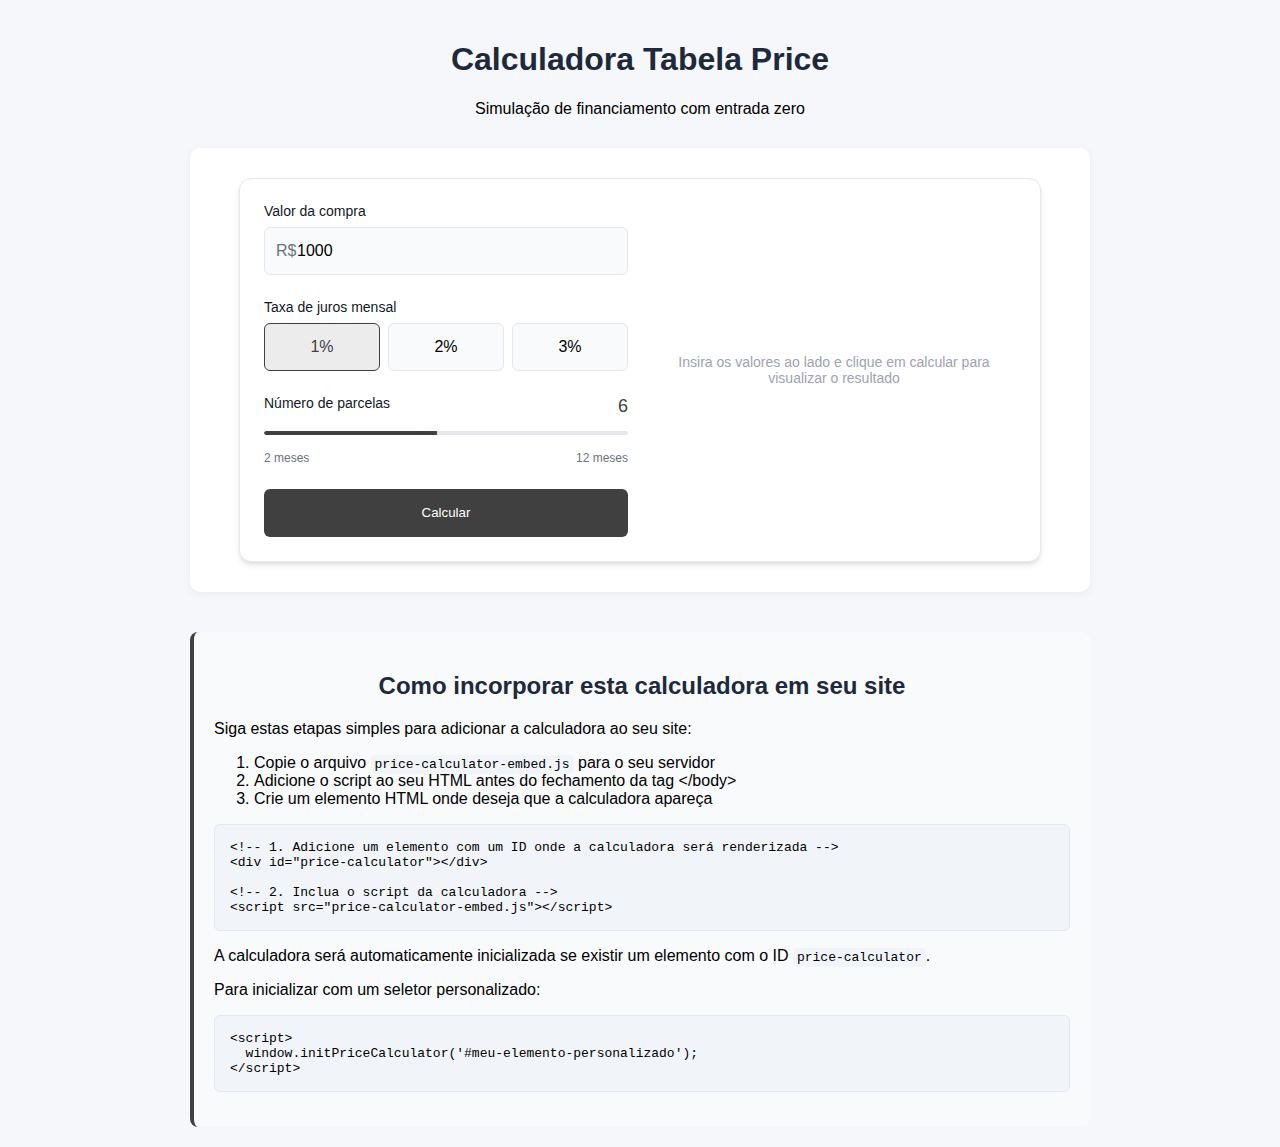
<file: src/embed-demo.html>
<!DOCTYPE html>
<html lang="pt-BR">
<head>
  <meta charset="UTF-8">
  <meta name="viewport" content="width=device-width, initial-scale=1.0">
  <title>Calculadora Tabela Price - Demonstração</title>
  <style>
    body {
      font-family: -apple-system, BlinkMacSystemFont, 'Segoe UI', Roboto, sans-serif;
      max-width: 900px;
      margin: 0 auto;
      padding: 20px;
      background-color: #f5f7fa;
    }
    
    h1, h2 {
      text-align: center;
      color: #1e293b;
    }
    
    .container {
      background-color: white;
      padding: 30px;
      border-radius: 10px;
      box-shadow: 0 2px 8px rgba(0, 0, 0, 0.05);
      margin-bottom: 40px;
    }
    
    .instructions {
      margin-top: 40px;
      padding: 20px;
      background-color: #f8fafc;
      border-radius: 8px;
      border-left: 4px solid #404040;
    }
    
    code {
      background-color: #f1f5f9;
      padding: 2px 4px;
      border-radius: 4px;
      font-family: monospace;
    }
    
    .code-block {
      background-color: #f1f5f9;
      padding: 15px;
      border-radius: 6px;
      overflow-x: auto;
      font-family: monospace;
      margin: 15px 0;
      border: 1px solid #e2e8f0;
    }
  </style>
</head>
<body>
  <h1>Calculadora Tabela Price</h1>
  <p style="text-align: center; margin-bottom: 30px;">Simulação de financiamento com entrada zero</p>
  
  <div class="container">
    <!-- O elemento onde a calculadora será renderizada -->
    <div id="price-calculator"></div>
  </div>
  
  <div class="instructions">
    <h2>Como incorporar esta calculadora em seu site</h2>
    <p>Siga estas etapas simples para adicionar a calculadora ao seu site:</p>
    
    <ol>
      <li>Copie o arquivo <code>price-calculator-embed.js</code> para o seu servidor</li>
      <li>Adicione o script ao seu HTML antes do fechamento da tag &lt;/body&gt;</li>
      <li>Crie um elemento HTML onde deseja que a calculadora apareça</li>
    </ol>
    
    <div class="code-block">
      &lt;!-- 1. Adicione um elemento com um ID onde a calculadora será renderizada --&gt;<br>
      &lt;div id="price-calculator"&gt;&lt;/div&gt;<br><br>
      
      &lt;!-- 2. Inclua o script da calculadora --&gt;<br>
      &lt;script src="price-calculator-embed.js"&gt;&lt;/script&gt;
    </div>
    
    <p>A calculadora será automaticamente inicializada se existir um elemento com o ID <code>price-calculator</code>.</p>
    
    <p>Para inicializar com um seletor personalizado:</p>
    <div class="code-block">
      &lt;script&gt;<br>
      &nbsp;&nbsp;window.initPriceCalculator('#meu-elemento-personalizado');<br>
      &lt;/script&gt;
    </div>
  </div>
  
  <!-- Inclua o script da calculadora -->
  <script src="price-calculator-embed.js"></script>
</body>
</html>
</file>
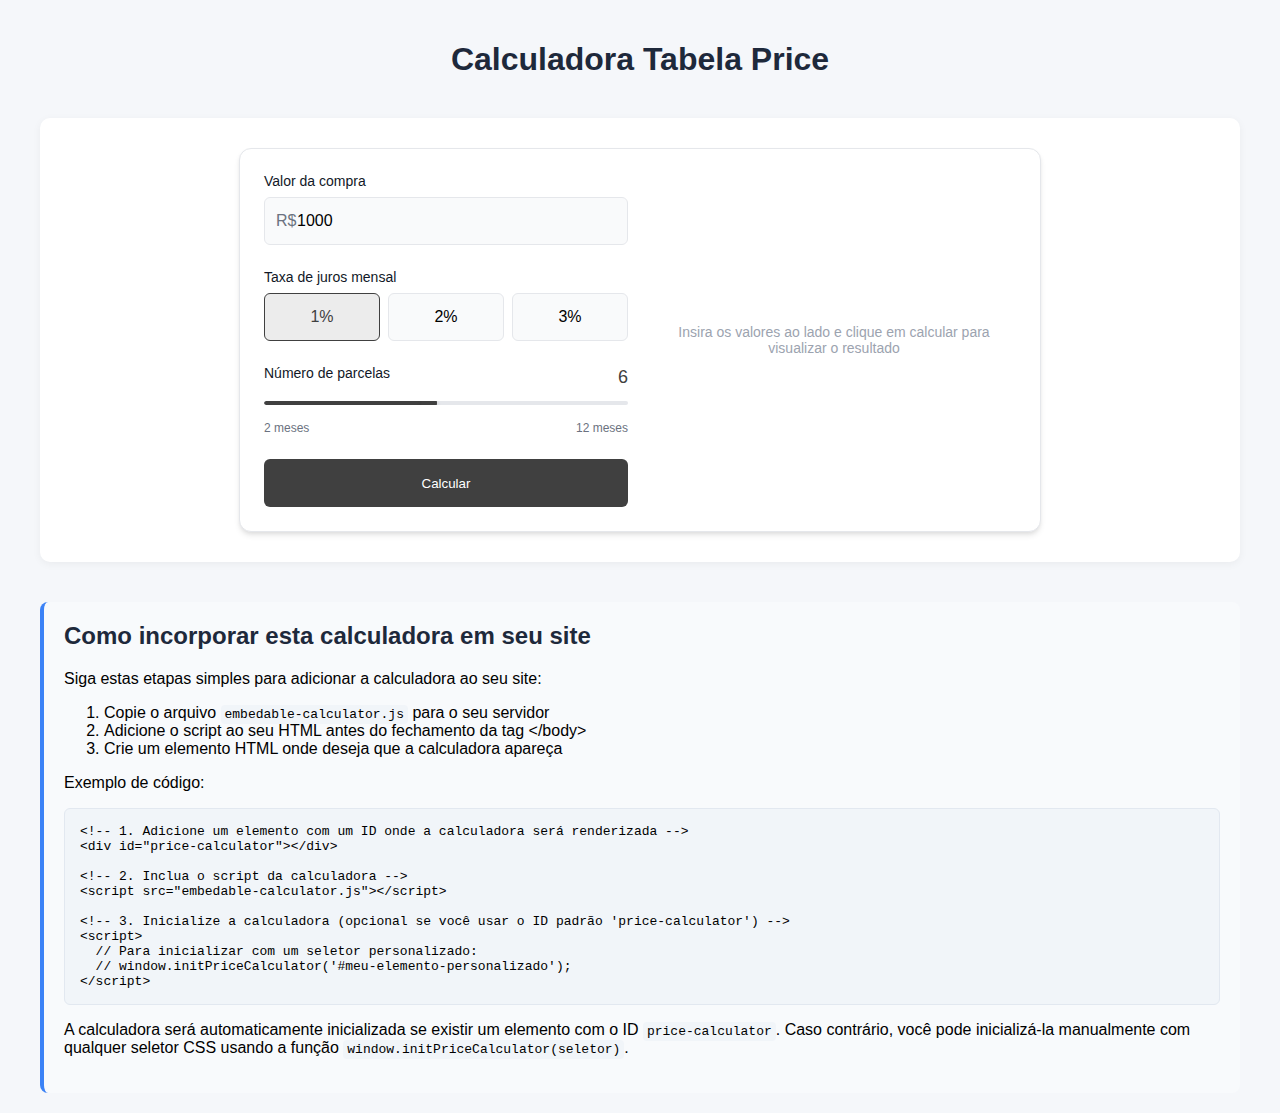
<file: src/embed-example.html>
<!DOCTYPE html>
<html lang="pt-BR">
<head>
  <meta charset="UTF-8">
  <meta name="viewport" content="width=device-width, initial-scale=1.0">
  <title>Calculadora Tabela Price - Exemplo de Embedding</title>
  <style>
    body {
      font-family: -apple-system, BlinkMacSystemFont, 'Segoe UI', Roboto, sans-serif;
      max-width: 1200px;
      margin: 0 auto;
      padding: 20px;
      background-color: #f5f7fa;
    }
    
    h1 {
      text-align: center;
      margin-bottom: 40px;
      color: #1e293b;
    }
    
    .container {
      background-color: white;
      padding: 30px;
      border-radius: 10px;
      box-shadow: 0 2px 8px rgba(0, 0, 0, 0.05);
    }
    
    .instructions {
      margin-top: 40px;
      padding: 20px;
      background-color: #f8fafc;
      border-radius: 8px;
      border-left: 4px solid #3b82f6;
    }
    
    .instructions h2 {
      margin-top: 0;
      color: #1e293b;
    }
    
    .instructions code {
      background-color: #f1f5f9;
      padding: 2px 4px;
      border-radius: 4px;
      font-family: monospace;
    }
    
    .code-block {
      background-color: #f1f5f9;
      padding: 15px;
      border-radius: 6px;
      overflow-x: auto;
      font-family: monospace;
      margin: 15px 0;
      border: 1px solid #e2e8f0;
    }
  </style>
</head>
<body>
  <h1>Calculadora Tabela Price</h1>
  
  <div class="container">
    <!-- O elemento onde a calculadora será renderizada -->
    <div id="price-calculator"></div>
  </div>
  
  <div class="instructions">
    <h2>Como incorporar esta calculadora em seu site</h2>
    <p>Siga estas etapas simples para adicionar a calculadora ao seu site:</p>
    
    <ol>
      <li>Copie o arquivo <code>embedable-calculator.js</code> para o seu servidor</li>
      <li>Adicione o script ao seu HTML antes do fechamento da tag &lt;/body&gt;</li>
      <li>Crie um elemento HTML onde deseja que a calculadora apareça</li>
    </ol>
    
    <p>Exemplo de código:</p>
    <div class="code-block">
      &lt;!-- 1. Adicione um elemento com um ID onde a calculadora será renderizada --&gt;<br>
      &lt;div id="price-calculator"&gt;&lt;/div&gt;<br><br>
      
      &lt;!-- 2. Inclua o script da calculadora --&gt;<br>
      &lt;script src="embedable-calculator.js"&gt;&lt;/script&gt;<br><br>
      
      &lt;!-- 3. Inicialize a calculadora (opcional se você usar o ID padrão 'price-calculator') --&gt;<br>
      &lt;script&gt;<br>
      &nbsp;&nbsp;// Para inicializar com um seletor personalizado:<br>
      &nbsp;&nbsp;// window.initPriceCalculator('#meu-elemento-personalizado');<br>
      &lt;/script&gt;
    </div>
    
    <p>A calculadora será automaticamente inicializada se existir um elemento com o ID <code>price-calculator</code>. Caso contrário, você pode inicializá-la manualmente com qualquer seletor CSS usando a função <code>window.initPriceCalculator(seletor)</code>.</p>
  </div>
  
  <!-- Inclua o script da calculadora -->
  <script src="embedable-calculator.js"></script>
</body>
</html>
</file>
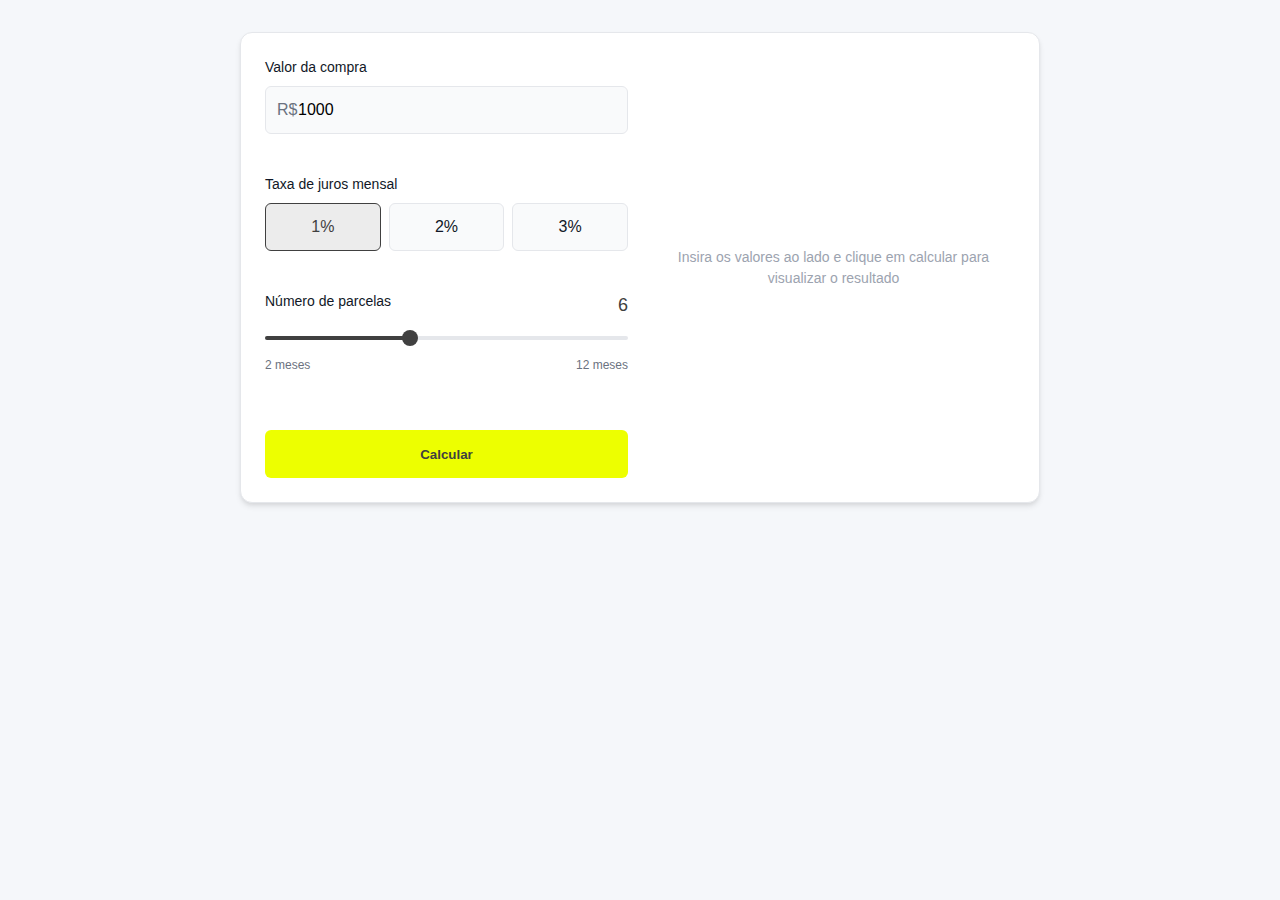
<file: src/price-calculator.html>
<!DOCTYPE html>
<html lang="pt-BR">
<head>
  <meta charset="UTF-8">
  <meta name="viewport" content="width=device-width, initial-scale=1.0">
  <title>Calculadora Tabela Price</title>
  <style>
    /* Reset and base styles */
    * {
      box-sizing: border-box;
      margin: 0;
      padding: 0;
      font-family: -apple-system, BlinkMacSystemFont, 'Segoe UI', Roboto, sans-serif;
    }
    
    body {
      background-color: #f5f7fa;
      color: #111827;
      line-height: 1.5;
    }
    
    .calculator-container {
      max-width: 800px;
      margin: 2rem auto;
      background-color: #fff;
      border-radius: 0.75rem;
      border: 1px solid #e5e7eb;
      box-shadow: 0 4px 6px -1px rgba(0, 0, 0, 0.1), 0 2px 4px -1px rgba(0, 0, 0, 0.06);
      overflow: hidden;
    }
    
    .calculator-content {
      padding: 1.5rem;
    }
    
    .calculator-grid {
      display: grid;
      grid-template-columns: 1fr;
      gap: 1.5rem;
    }
    
    @media (min-width: 768px) {
      .calculator-grid {
        grid-template-columns: 1fr 1fr;
      }
    }
    
    .input-column {
      display: flex;
      flex-direction: column;
      gap: 1.5rem;
    }
    
    .form-group {
      margin-bottom: 1rem;
    }
    
    .form-label {
      display: block;
      font-size: 0.875rem;
      font-weight: 500;
      margin-bottom: 0.5rem;
      color: #111827;
    }
    
    .input-wrapper {
      position: relative;
    }
    
    .currency-symbol {
      position: absolute;
      left: 0.75rem;
      top: 50%;
      transform: translateY(-50%);
      color: #6b7280;
    }
    
    .form-input {
      width: 100%;
      height: 3rem;
      padding: 0 0.75rem 0 2rem;
      background-color: #f9fafb;
      border: 1px solid #e5e7eb;
      border-radius: 0.375rem;
      font-size: 1rem;
      outline: none;
      transition: all 0.3s ease;
    }
    
    .form-input:focus {
      border-color: #404040;
      box-shadow: 0 0 0 2px rgba(64, 64, 64, 0.2);
    }
    
    .form-input[type=number]::-webkit-inner-spin-button, 
    .form-input[type=number]::-webkit-outer-spin-button { 
      -webkit-appearance: none; 
      margin: 0; 
    }
    
    .form-input[type=number] {
      -moz-appearance: textfield;
    }
    
    .radio-group {
      display: flex;
      gap: 0.5rem;
    }
    
    .radio-label {
      flex: 1;
      display: flex;
      justify-content: center;
      align-items: center;
      height: 3rem;
      border-radius: 0.375rem;
      border: 1px solid #e5e7eb;
      background-color: #f9fafb;
      transition: all 0.2s ease;
      cursor: pointer;
    }
    
    .radio-label:hover {
      background-color: #f3f4f6;
    }
    
    .radio-input {
      position: absolute;
      opacity: 0;
      width: 0;
      height: 0;
    }
    
    .radio-label.active {
      border-color: #404040;
      background-color: rgba(64, 64, 64, 0.1);
      color: #404040;
    }
    
    .slider-container {
      margin-bottom: 0.5rem;
    }
    
    .slider-header {
      display: flex;
      justify-content: space-between;
      align-items: center;
      margin-bottom: 0.5rem;
    }
    
    .slider-value {
      font-size: 1.125rem;
      font-weight: 500;
      color: #404040;
    }
    
    .custom-slider {
      width: 100%;
      height: 4px;
      background-color: #e5e7eb;
      border-radius: 999px;
      position: relative;
      margin: 1rem 0;
    }
    
    .slider-track {
      position: absolute;
      height: 100%;
      background-color: #404040;
      border-radius: 999px;
    }
    
    .slider-thumb {
      position: absolute;
      width: 16px;
      height: 16px;
      background-color: #404040;
      border-radius: 50%;
      top: 50%;
      transform: translate(-50%, -50%);
      cursor: grab;
    }
    
    .slider-labels {
      display: flex;
      justify-content: space-between;
      font-size: 0.75rem;
      color: #6b7280;
    }
    
    .calculate-btn {
      width: 100%;
      height: 3rem;
      background-color: #edff00;
      color: #404040;
      border: none;
      border-radius: 0.375rem;
      font-weight: 700;
      cursor: pointer;
      transition: all 0.3s ease;
      margin-top: 1rem;
    }
    
    .calculate-btn:hover {
      background-color: #d4e500;
    }
    
    .results-column {
      display: flex;
      align-items: center;
      justify-content: center;
      min-height: 300px;
    }
    
    .results-placeholder {
      text-align: center;
      color: #9ca3af;
      font-size: 0.875rem;
    }
    
    .results-content {
      width: 100%;
      display: none;
      flex-direction: column;
      gap: 1.5rem;
    }
    
    .result-header {
      font-size: 0.75rem;
      text-transform: uppercase;
      letter-spacing: 0.05em;
      color: #6b7280;
      margin-bottom: 0.25rem;
    }
    
    .result-value {
      font-size: 1.5rem;
      font-weight: 600;
      color: #404040;
    }
    
    .result-unit {
      font-size: 1rem;
      font-weight: normal;
    }
    
    .separator {
      width: 100%;
      height: 1px;
      background-color: #e5e7eb;
      margin: 0.5rem 0;
    }
    
    .summary-row {
      display: flex;
      justify-content: space-between;
      margin-bottom: 0.75rem;
    }
    
    .summary-label {
      color: #6b7280;
    }
    
    .summary-value {
      font-weight: 500;
    }
    
    .toggle-button {
      width: 100%;
      padding: 0.75rem;
      display: flex;
      align-items: center;
      justify-content: center;
      gap: 0.5rem;
      background-color: transparent;
      border: 1px solid #e5e7eb;
      border-radius: 0.375rem;
      color: #111827;
      font-size: 0.875rem;
      font-weight: 500;
      cursor: pointer;
      transition: all 0.2s ease;
    }
    
    .toggle-button:hover {
      background-color: #f9fafb;
    }
    
    .schedule-container {
      height: 0;
      overflow: hidden;
      transition: height 0.3s ease;
    }
    
    .schedule-table-container {
      max-height: 240px;
      overflow-y: auto;
      border: 1px solid #e5e7eb;
      border-radius: 0.375rem;
      margin-top: 1rem;
    }
    
    .schedule-table {
      width: 100%;
      border-collapse: collapse;
      text-align: right;
      font-size: 0.875rem;
    }
    
    .schedule-table th,
    .schedule-table td {
      padding: 0.75rem;
      border-bottom: 1px solid #e5e7eb;
    }
    
    .schedule-table th {
      text-align: right;
      font-weight: 500;
      color: #6b7280;
    }
    
    .schedule-table th:first-child,
    .schedule-table td:first-child {
      text-align: left;
    }
    
    .schedule-table tr:last-child td {
      border-bottom: none;
    }
    
    @media (max-width: 640px) {
      .hide-on-mobile {
        display: none;
      }
    }
  </style>
</head>
<body>
  <div class="calculator-container">
    <div class="calculator-content">
      <div class="calculator-grid">
        <!-- Input Column -->
        <div class="input-column">
          <!-- Purchase Amount -->
          <div class="form-group">
            <label class="form-label" for="purchase-amount">Valor da compra</label>
            <div class="input-wrapper">
              <span class="currency-symbol">R$</span>
              <input id="purchase-amount" class="form-input" type="number" min="0" step="100" value="1000">
            </div>
          </div>
          
          <!-- Interest Rate -->
          <div class="form-group">
            <label class="form-label">Taxa de juros mensal</label>
            <div class="radio-group" id="interest-rate-group">
              <label class="radio-label active" data-value="1">
                <input class="radio-input" type="radio" name="interest-rate" value="1" checked>
                1%
              </label>
              <label class="radio-label" data-value="2">
                <input class="radio-input" type="radio" name="interest-rate" value="2">
                2%
              </label>
              <label class="radio-label" data-value="3">
                <input class="radio-input" type="radio" name="interest-rate" value="3">
                3%
              </label>
            </div>
          </div>
          
          <!-- Number of Months -->
          <div class="form-group">
            <div class="slider-header">
              <label class="form-label">Número de parcelas</label>
              <span class="slider-value" id="months-value">6</span>
            </div>
            <div class="custom-slider" id="months-slider">
              <div class="slider-track" style="width: 40%"></div>
              <div class="slider-thumb" style="left: 40%"></div>
            </div>
            <div class="slider-labels">
              <span>2 meses</span>
              <span>12 meses</span>
            </div>
          </div>
          
          <!-- Calculate Button -->
          <button id="calculate-button" class="calculate-btn">Calcular</button>
        </div>
        
        <!-- Results Column -->
        <div class="results-column">
          <div class="results-placeholder" id="results-placeholder">
            Insira os valores ao lado e clique em calcular para visualizar o resultado
          </div>
          
          <div class="results-content" id="results-content">
            <div>
              <div class="result-header">Resultado</div>
              <div class="result-value">
                <span id="monthly-payment">R$ 0,00</span> <span class="result-unit">/mês</span>
              </div>
            </div>
            
            <div class="separator"></div>
            
            <div>
              <div class="summary-row">
                <span class="summary-label">Valor financiado:</span>
                <span class="summary-value" id="financed-amount">R$ 0,00</span>
              </div>
              <div class="summary-row">
                <span class="summary-label">Valor dos juros:</span>
                <span class="summary-value" id="interest-amount">R$ 0,00</span>
              </div>
              <div class="summary-row">
                <span class="summary-label">Valor total:</span>
                <span class="summary-value" id="total-amount">R$ 0,00</span>
              </div>
            </div>
            
            <button id="toggle-schedule" class="toggle-button">
              <svg xmlns="http://www.w3.org/2000/svg" viewBox="0 0 20 20" fill="currentColor" width="16" height="16">
                <path fill-rule="evenodd" d="M5.293 7.293a1 1 0 011.414 0L10 10.586l3.293-3.293a1 1 0 111.414 1.414l-4 4a1 1 0 01-1.414 0l-4-4a1 1 0 010-1.414z" clip-rule="evenodd" />
              </svg>
              <span>Ver todas as parcelas</span>
            </button>
            
            <div class="schedule-container" id="schedule-container">
              <div class="schedule-table-container">
                <table class="schedule-table">
                  <thead>
                    <tr>
                      <th>Mês</th>
                      <th>Parcela</th>
                      <th class="hide-on-mobile">Amortização</th>
                      <th class="hide-on-mobile">Juros</th>
                      <th>Saldo</th>
                    </tr>
                  </thead>
                  <tbody id="schedule-body">
                    <!-- Table rows will be dynamically added here -->
                  </tbody>
                </table>
              </div>
            </div>
          </div>
        </div>
      </div>
    </div>
  </div>
  
  <script>
    // DOM Elements
    const purchaseAmountInput = document.getElementById('purchase-amount');
    const interestRateGroup = document.getElementById('interest-rate-group');
    const monthsSlider = document.getElementById('months-slider');
    const monthsValue = document.getElementById('months-value');
    const calculateButton = document.getElementById('calculate-button');
    const resultsPlaceholder = document.getElementById('results-placeholder');
    const resultsContent = document.getElementById('results-content');
    const monthlyPaymentEl = document.getElementById('monthly-payment');
    const financedAmountEl = document.getElementById('financed-amount');
    const interestAmountEl = document.getElementById('interest-amount');
    const totalAmountEl = document.getElementById('total-amount');
    const toggleScheduleButton = document.getElementById('toggle-schedule');
    const scheduleContainer = document.getElementById('schedule-container');
    const scheduleBody = document.getElementById('schedule-body');
    
    // State
    let purchaseAmount = 1000;
    let interestRate = 1;
    let months = 6;
    let isCalculated = false;
    let showSchedule = false;
    let schedule = [];
    
    // Calculate monthly payment using Price Table formula
    function calculateMonthlyPayment(principal, interestRate, months) {
      // Convert interest rate to monthly decimal
      const monthlyRate = interestRate / 100;
      
      // Price table formula: PMT = P * [r(1+r)^n] / [(1+r)^n - 1]
      const numerator = monthlyRate * Math.pow(1 + monthlyRate, months);
      const denominator = Math.pow(1 + monthlyRate, months) - 1;
      
      // Avoid division by zero
      if (denominator === 0) return principal / months;
      
      return principal * (numerator / denominator);
    }
    
    // Calculate amortization schedule
    function calculateAmortizationSchedule(principal, interestRate, months) {
      const monthlyRate = interestRate / 100;
      const monthlyPayment = calculateMonthlyPayment(principal, interestRate, months);
      const schedule = [];
      
      let remainingBalance = principal;
      
      for (let month = 1; month <= months; month++) {
        const interestPayment = remainingBalance * monthlyRate;
        const principalPayment = monthlyPayment - interestPayment;
        remainingBalance -= principalPayment;
        
        schedule.push({
          month,
          payment: monthlyPayment,
          principalPayment,
          interestPayment,
          remainingBalance: Math.max(0, remainingBalance),
        });
      }
      
      return schedule;
    }
    
    // Format currency
    function formatCurrency(value) {
      return new Intl.NumberFormat('pt-BR', {
        style: 'currency',
        currency: 'BRL',
      }).format(value);
    }
    
    // Event Listeners
    purchaseAmountInput.addEventListener('change', function() {
      purchaseAmount = parseFloat(this.value) || 0;
      if (isCalculated) calculateResults();
    });
    
    interestRateGroup.addEventListener('click', function(e) {
      const label = e.target.closest('.radio-label');
      if (!label) return;
      
      // Update UI
      document.querySelectorAll('.radio-label').forEach(el => {
        el.classList.remove('active');
      });
      label.classList.add('active');
      
      // Update radio button
      const radio = label.querySelector('input');
      radio.checked = true;
      
      // Update state
      interestRate = parseFloat(label.dataset.value);
      if (isCalculated) calculateResults();
    });
    
    // Slider functionality
    let isDragging = false;
    
    monthsSlider.addEventListener('mousedown', startDrag);
    monthsSlider.addEventListener('touchstart', startDrag);
    
    function startDrag(e) {
      e.preventDefault();
      isDragging = true;
      document.addEventListener('mousemove', drag);
      document.addEventListener('touchmove', drag);
      document.addEventListener('mouseup', stopDrag);
      document.addEventListener('touchend', stopDrag);
      drag(e);
    }
    
    function drag(e) {
      if (!isDragging) return;
      
      const slider = monthsSlider;
      const rect = slider.getBoundingClientRect();
      let clientX;
      
      if (e.type.includes('touch')) {
        clientX = e.touches[0].clientX;
      } else {
        clientX = e.clientX;
      }
      
      // Calculate percentage
      let percentage = (clientX - rect.left) / rect.width;
      percentage = Math.max(0, Math.min(1, percentage));
      
      // Calculate months (2-12)
      months = Math.round(percentage * 10) + 2;
      
      // Update UI
      updateSlider();
      
      if (isCalculated) calculateResults();
    }
    
    function stopDrag() {
      isDragging = false;
      document.removeEventListener('mousemove', drag);
      document.removeEventListener('touchmove', drag);
      document.removeEventListener('mouseup', stopDrag);
      document.removeEventListener('touchend', stopDrag);
    }
    
    function updateSlider() {
      // Update position and value
      const percentage = (months - 2) / 10;
      monthsSlider.querySelector('.slider-track').style.width = `${percentage * 100}%`;
      monthsSlider.querySelector('.slider-thumb').style.left = `${percentage * 100}%`;
      monthsValue.textContent = months;
    }
    
    calculateButton.addEventListener('click', function() {
      calculateResults();
    });
    
    function calculateResults() {
      if (purchaseAmount <= 0) return;
      
      const monthlyPayment = calculateMonthlyPayment(purchaseAmount, interestRate, months);
      const totalPayment = monthlyPayment * months;
      const totalInterest = totalPayment - purchaseAmount;
      
      schedule = calculateAmortizationSchedule(purchaseAmount, interestRate, months);
      
      // Update UI with results
      monthlyPaymentEl.textContent = formatCurrency(monthlyPayment);
      financedAmountEl.textContent = formatCurrency(purchaseAmount);
      interestAmountEl.textContent = formatCurrency(totalInterest);
      totalAmountEl.textContent = formatCurrency(totalPayment);
      
      // Show results and hide placeholder
      resultsPlaceholder.style.display = 'none';
      resultsContent.style.display = 'flex';
      
      // Generate schedule table
      scheduleBody.innerHTML = '';
      schedule.forEach(item => {
        const row = document.createElement('tr');
        row.innerHTML = `
          <td>${item.month}</td>
          <td>${formatCurrency(item.payment)}</td>
          <td class="hide-on-mobile">${formatCurrency(item.principalPayment)}</td>
          <td class="hide-on-mobile">${formatCurrency(item.interestPayment)}</td>
          <td>${formatCurrency(item.remainingBalance)}</td>
        `;
        scheduleBody.appendChild(row);
      });
      
      isCalculated = true;
    }
    
    toggleScheduleButton.addEventListener('click', function() {
      showSchedule = !showSchedule;
      
      if (showSchedule) {
        scheduleContainer.style.height = '300px';
        this.innerHTML = `
          <svg xmlns="http://www.w3.org/2000/svg" viewBox="0 0 20 20" fill="currentColor" width="16" height="16">
            <path fill-rule="evenodd" d="M14.707 12.707a1 1 0 01-1.414 0L10 9.414l-3.293 3.293a1 1 0 01-1.414 0l4-4a1 1 0 011.414 0l4 4a1 1 0 010 1.414z" clip-rule="evenodd" />
          </svg>
          <span>Ocultar parcelas</span>
        `;
      } else {
        scheduleContainer.style.height = '0';
        this.innerHTML = `
          <svg xmlns="http://www.w3.org/2000/svg" viewBox="0 0 20 20" fill="currentColor" width="16" height="16">
            <path fill-rule="evenodd" d="M5.293 7.293a1 1 0 011.414 0L10 10.586l3.293-3.293a1 1 0 111.414 1.414l-4 4a1 1 0 01-1.414 0l-4-4a1 1 0 010-1.414z" clip-rule="evenodd" />
          </svg>
          <span>Ver todas as parcelas</span>
        `;
      }
    });
    
    // Initialize slider position
    updateSlider();
  </script>
</body>
</html>
</file>
